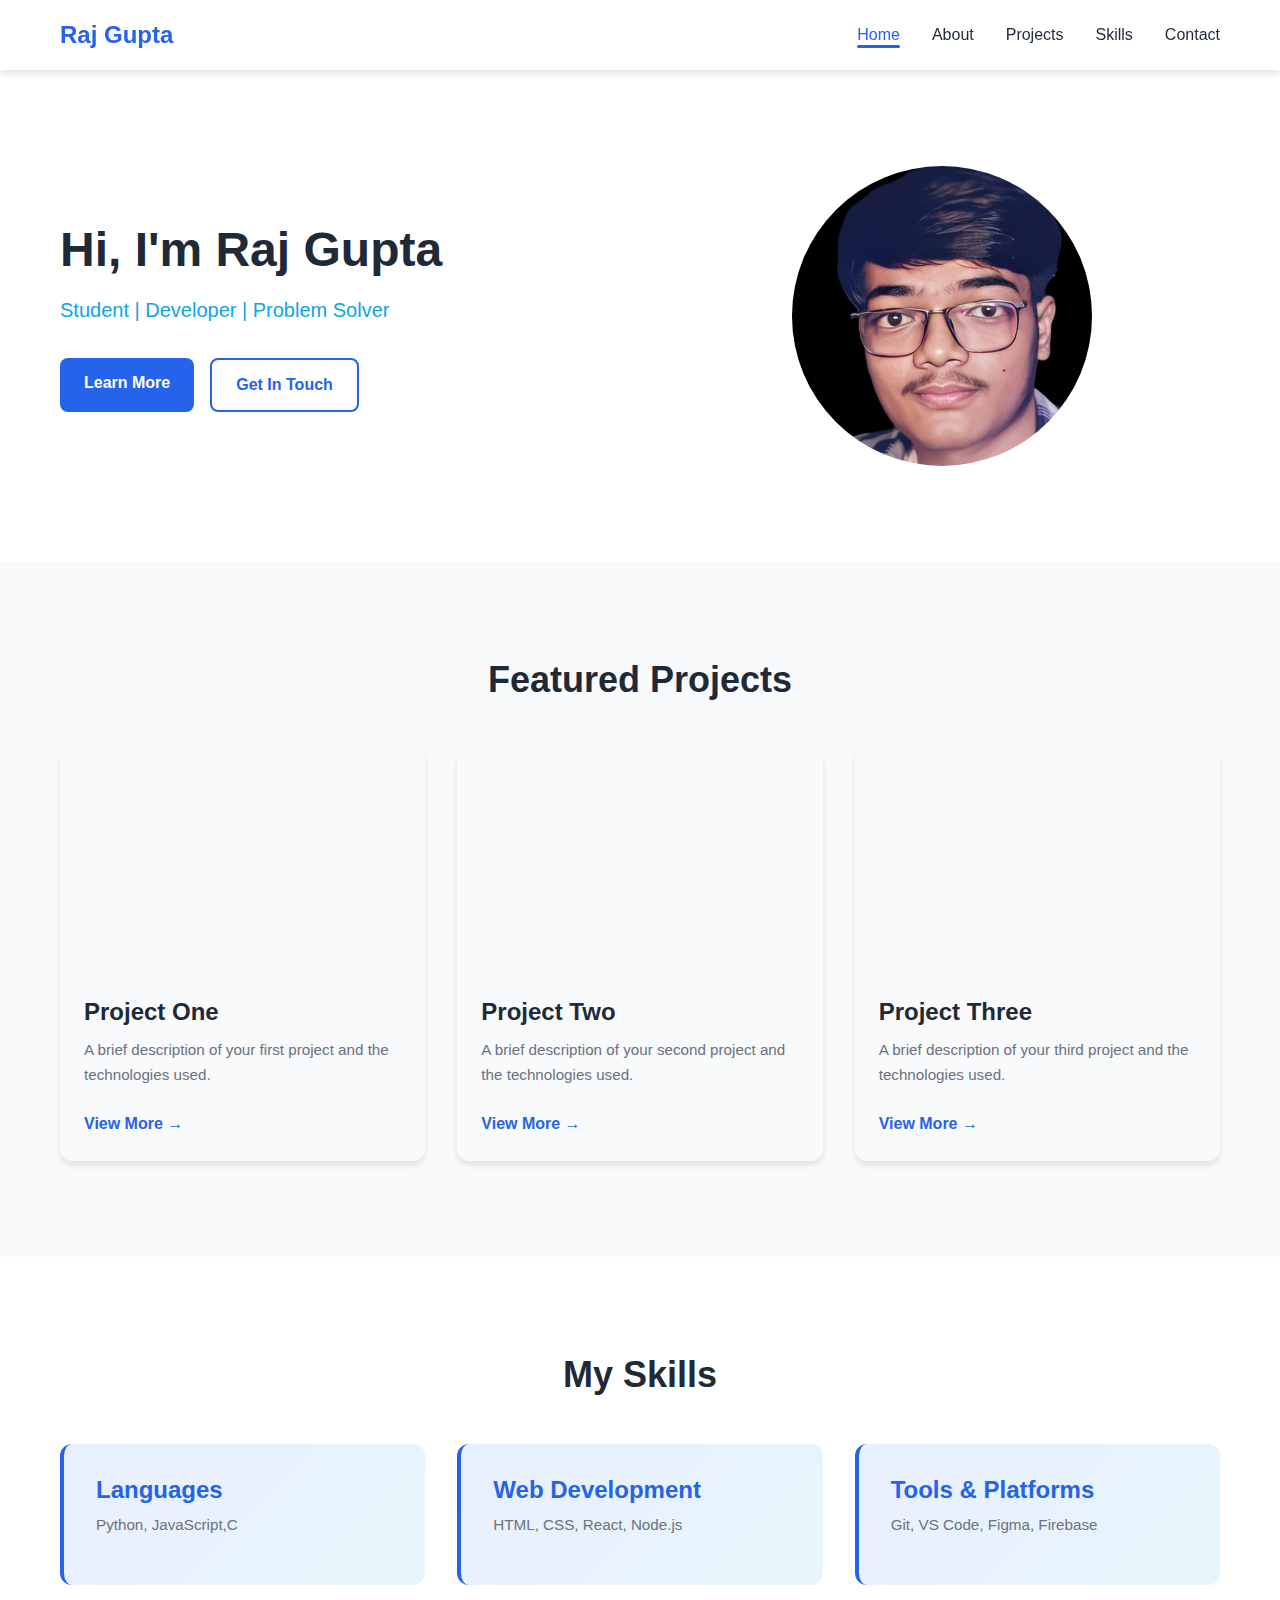
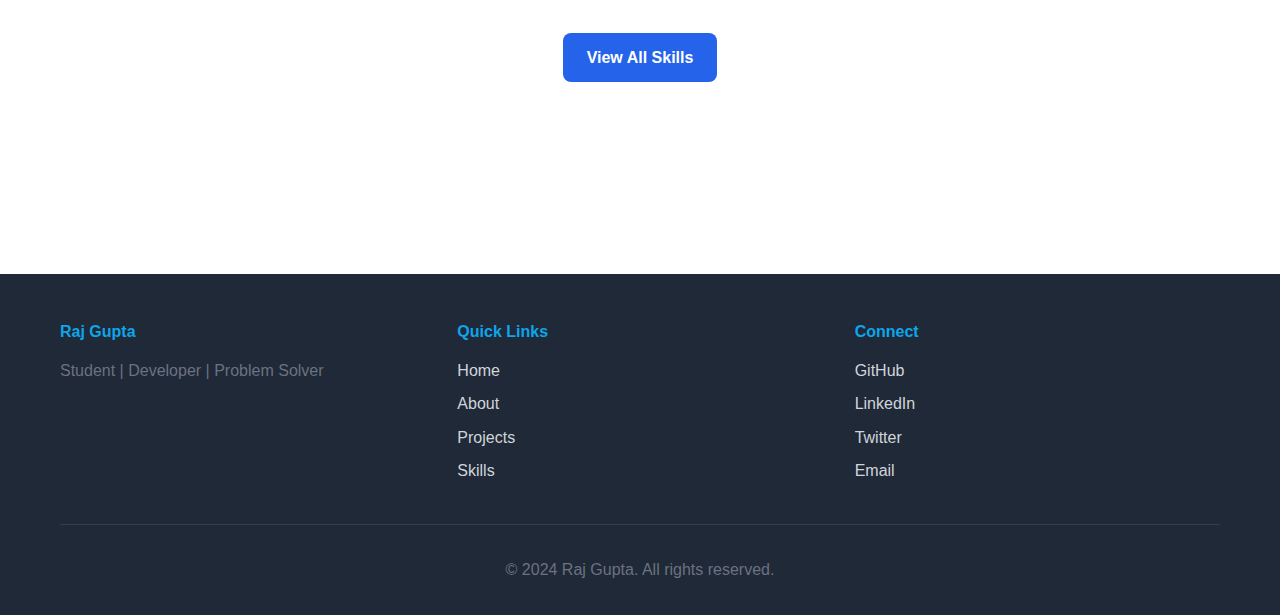
<file: portfolio/index.html>
<!DOCTYPE html>
<html lang="en">

<head>
    <meta charset="UTF-8">
    <meta name="viewport" content="width=device-width, initial-scale=1.0">
    <title>Raj Gupta - Portfolio</title>
    <link rel="stylesheet" href="style.css">
</head>

<body>
    <!-- Navigation -->
    <nav class="navbar">
        <div class="navbar-container">
            <a href="index.html" class="navbar-logo">Raj Gupta</a>
            <ul class="navbar-menu">
                <li><a href="index.html" class="navbar-link active">Home</a></li>
                <li><a href="about.html" class="navbar-link">About</a></li>
                <li><a href="projects.html" class="navbar-link">Projects</a></li>
                <li><a href="skills.html" class="navbar-link">Skills</a></li>
                <li><a href="contact.html" class="navbar-link">Contact</a></li>
            </ul>
        </div>
    </nav>

    <!-- Hero Section -->
    <section class="hero">
        <div class="hero-content">
            <h1>Hi, I'm Raj Gupta</h1>
            <p class="hero-subtitle">Student | Developer | Problem Solver</p>
            <div class="hero-buttons">
                <a href="about.html" class="btn btn-primary">Learn More</a>
                <a href="contact.html" class="btn btn-secondary">Get In Touch</a>
            </div>
        </div>
        <div class="hero-image">
            <div class="hero-circle"></div>
        </div>
    </section>

    <!-- Featured Projects Section -->
    <section class="featured-projects">
        <div class="container">
            <h2>Featured Projects</h2>
            <div class="projects-grid">
                <div class="project-card">
                    <div class="project-image"></div>
                    <h3>Project One</h3>
                    <p>A brief description of your first project and the technologies used.</p>
                    <a href="projects.html" class="project-link">View More →</a>
                </div>
                <div class="project-card">
                    <div class="project-image"></div>
                    <h3>Project Two</h3>
                    <p>A brief description of your second project and the technologies used.</p>
                    <a href="projects.html" class="project-link">View More →</a>
                </div>
                <div class="project-card">
                    <div class="project-image"></div>
                    <h3>Project Three</h3>
                    <p>A brief description of your third project and the technologies used.</p>
                    <a href="projects.html" class="project-link">View More →</a>
                </div>
            </div>
        </div>
    </section>

    <!-- Skills Preview Section -->
    <section class="skills-preview">
        <div class="container">
            <h2>My Skills</h2>
            <div class="skills-grid">
                <div class="skill-item">
                    <h3>Languages</h3>
                    <p>Python, JavaScript,C</p>
                </div>
                <div class="skill-item">
                    <h3>Web Development</h3>
                    <p>HTML, CSS, React, Node.js</p>
                </div>
                <div class="skill-item">
                    <h3>Tools & Platforms</h3>
                    <p>Git, VS Code, Figma, Firebase</p>
                </div>
            </div>
            <a href="skills.html" class="btn btn-primary">View All Skills</a>
        </div>
    </section>

    <!-- Footer -->
    <footer class="footer">
        <div class="container">
            <div class="footer-content">
                <div class="footer-section">
                    <h4>Raj Gupta</h4>
                    <p>Student | Developer | Problem Solver</p>
                </div>
                <div class="footer-section">
                    <h4>Quick Links</h4>
                    <ul>
                        <li><a href="index.html">Home</a></li>
                        <li><a href="about.html">About</a></li>
                        <li><a href="projects.html">Projects</a></li>
                        <li><a href="skills.html">Skills</a></li>
                    </ul>
                </div>
                <div class="footer-section">
                    <h4>Connect</h4>
                    <ul>
                        <li><a href="#">GitHub</a></li>
                        <li><a href="#">LinkedIn</a></li>
                        <li><a href="#">Twitter</a></li>
                        <li><a href="contact.html">Email</a></li>
                    </ul>
                </div>
            </div>
            <div class="footer-bottom">
                <p>&copy; 2024 Raj Gupta. All rights reserved.</p>
            </div>
        </div>
    </footer>
</body>

</html>
</file>
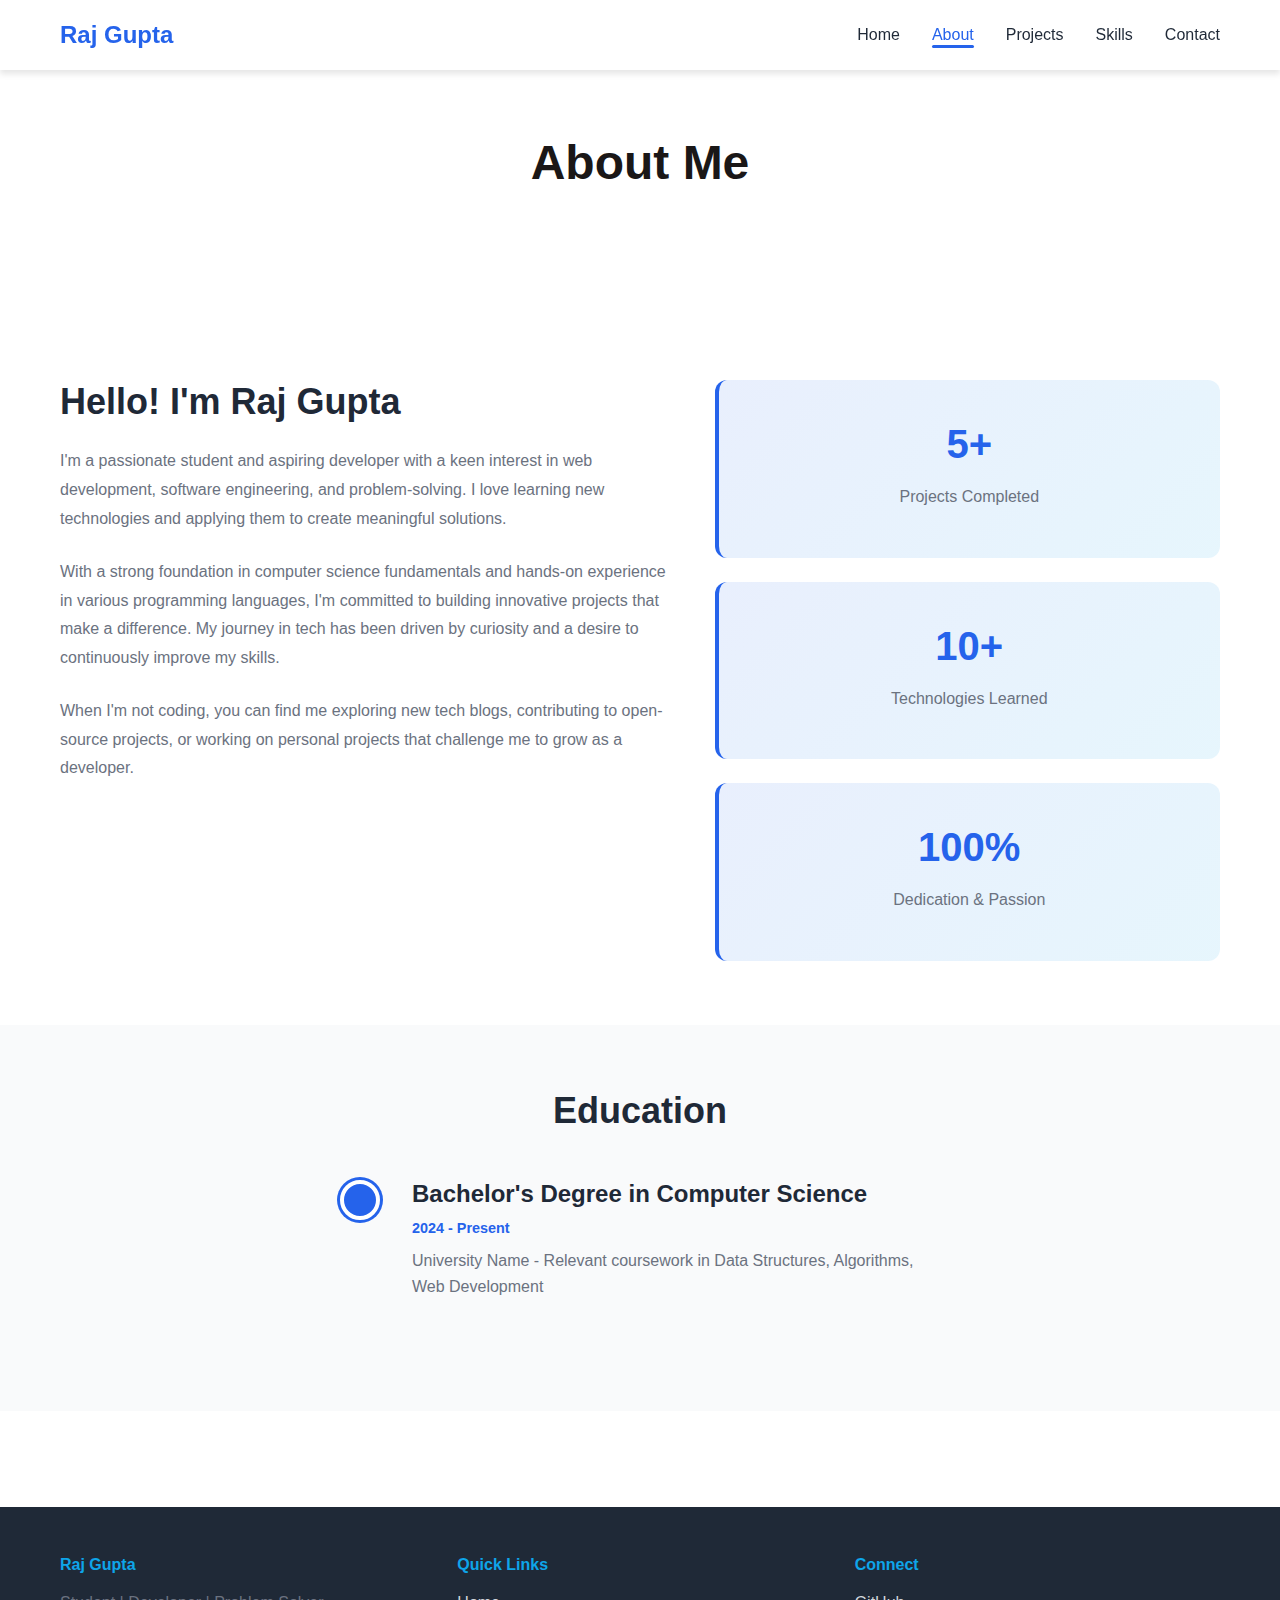
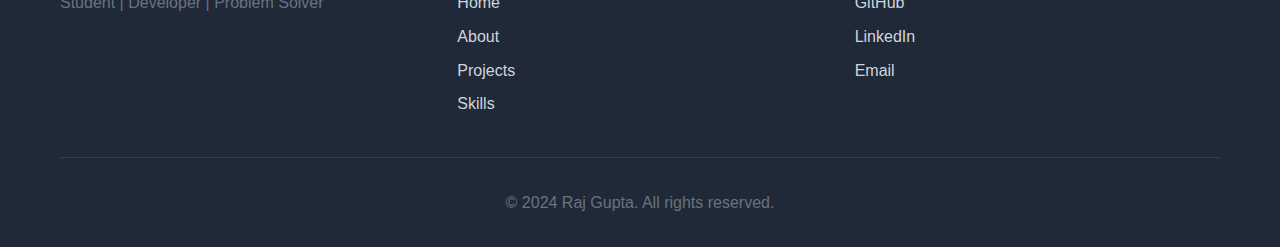
<file: portfolio/about.html>
<!DOCTYPE html>
<html lang="en">

<head>
    <meta charset="UTF-8">
    <meta name="viewport" content="width=device-width, initial-scale=1.0">
    <title>About - Raj Gupta</title>
    <link rel="stylesheet" href="style.css">
</head>

<body>
    <!-- Navigation -->
    <nav class="navbar">
        <div class="navbar-container">
            <a href="index.html" class="navbar-logo">Raj Gupta</a>
            <ul class="navbar-menu">
                <li><a href="index.html" class="navbar-link">Home</a></li>
                <li><a href="about.html" class="navbar-link active">About</a></li>
                <li><a href="projects.html" class="navbar-link">Projects</a></li>
                <li><a href="skills.html" class="navbar-link">Skills</a></li>
                <li><a href="contact.html" class="navbar-link">Contact</a></li>
            </ul>
        </div>
    </nav>

    <!-- Page Title -->
    <section class="page-header">
        <div class="container">
            <h1>About Me</h1>
            <p>Get to know more about who I am</p>
        </div>
    </section>

    <!-- About Content -->
    <section class="about-section">
        <div class="container">
            <div class="about-grid">
                <div class="about-text">
                    <h2>Hello! I'm Raj Gupta</h2>
                    <p>
                        I'm a passionate student and aspiring developer with a keen interest in web development,
                        software engineering, and problem-solving. I love learning new technologies and applying them
                        to create meaningful solutions.
                    </p>
                    <p>
                        With a strong foundation in computer science fundamentals and hands-on experience in various
                        programming languages, I'm committed to building innovative projects that make a difference.
                        My journey in tech has been driven by curiosity and a desire to continuously improve my skills.
                    </p>
                    <p>
                        When I'm not coding, you can find me exploring new tech blogs, contributing to open-source
                        projects, or working on personal projects that challenge me to grow as a developer.
                    </p>
                </div>
                <div class="about-stats">
                    <div class="stat-card">
                        <div class="stat-number">5+</div>
                        <p>Projects Completed</p>
                    </div>
                    <div class="stat-card">
                        <div class="stat-number">10+</div>
                        <p>Technologies Learned</p>
                    </div>
                    <div class="stat-card">
                        <div class="stat-number">100%</div>
                        <p>Dedication & Passion</p>
                    </div>
                </div>
            </div>
        </div>
    </section>

    <!-- Education Timeline -->
    <section class="timeline-section">
        <div class="container">
            <h2>Education</h2>
            <div class="timeline">
                <div class="timeline-item">
                    <div class="timeline-marker"></div>
                    <div class="timeline-content">
                        <h3>Bachelor's Degree in Computer Science</h3>
                        <p class="timeline-date">2024 - Present</p>
                        <p>University Name - Relevant coursework in Data Structures, Algorithms, Web Development</p>
                    </div>
                </div>


            </div>
        </div>
        </div>
    </section>

    <!-- Footer -->
    <footer class="footer">
        <div class="container">
            <div class="footer-content">
                <div class="footer-section">
                    <h4>Raj Gupta</h4>
                    <p>Student | Developer | Problem Solver</p>
                </div>
                <div class="footer-section">
                    <h4>Quick Links</h4>
                    <ul>
                        <li><a href="index.html">Home</a></li>
                        <li><a href="about.html">About</a></li>
                        <li><a href="projects.html">Projects</a></li>
                        <li><a href="skills.html">Skills</a></li>
                    </ul>
                </div>
                <div class="footer-section">
                    <h4>Connect</h4>
                    <ul>
                        <li><a href="https://github.com/dashboard">GitHub</a></li>
                        <li><a href="https://www.linkedin.com/feed/">LinkedIn</a></li>

                        <li><a href="contact.html">Email</a></li>
                    </ul>
                </div>
            </div>
            <div class="footer-bottom">
                <p>&copy; 2024 Raj Gupta. All rights reserved.</p>
            </div>
        </div>
    </footer>

    <style>
        .page-header {
            background-image: url(https://img.freepik.com/premium-photo/mental-health-png-frame-transparent-background_53876-1037895.jpg?semt=ais_hybrid&w=740&q=80);
            background-size: cover;
            background-position: center;
            padding: 4rem 20px;
            text-align: center;
        }

        .page-header h1 {
            color: rgb(26, 23, 23);
            margin-bottom: 1rem;
        }

        .page-header p {
            color: rgba(255, 255, 255, 0.9);
            font-size: 1.1rem;
        }

        .about-section {
            padding: 4rem 20px;
        }

        .about-grid {
            display: grid;
            grid-template-columns: 1.2fr 1fr;
            gap: 3rem;
            align-items: start;
        }

        .about-text h2 {
            text-align: left;
            margin-bottom: 1.5rem;
        }

        .about-text p {
            margin-bottom: 1.5rem;
            line-height: 1.8;
            font-size: 1rem;
        }

        .about-stats {
            display: grid;
            grid-template-columns: 1fr;
            gap: 1.5rem;
        }

        .stat-card {
            background: linear-gradient(135deg, rgba(37, 99, 235, 0.1), rgba(14, 165, 233, 0.1));
            padding: 2rem;
            border-radius: 0.75rem;
            text-align: center;
            border-left: 4px solid var(--primary-color);
        }

        .stat-number {
            font-size: 2.5rem;
            font-weight: 700;
            color: var(--primary-color);
            margin-bottom: 0.5rem;
        }

        .timeline-section {
            padding: 4rem 20px;
            background-color: var(--bg-light);
        }

        .timeline {
            max-width: 600px;
            margin: 0 auto;
        }

        .timeline-item {
            display: flex;
            gap: 2rem;
            margin-bottom: 2rem;
            position: relative;
        }

        .timeline-item:not(:last-child)::after {
            content: '';
            position: absolute;
            left: 20px;
            top: 60px;
            width: 2px;
            height: 60px;
            background-color: var(--primary-color);
        }

        .timeline-marker {
            width: 40px;
            height: 40px;
            border-radius: 50%;
            background-color: var(--primary-color);
            flex-shrink: 0;
            border: 4px solid white;
            box-shadow: 0 0 0 3px var(--primary-color);
        }

        .timeline-content h3 {
            margin-bottom: 0.5rem;
        }

        .timeline-date {
            color: var(--primary-color);
            font-weight: 600;
            font-size: 0.9rem;
            margin-bottom: 0.5rem;
        }

        @media (max-width: 768px) {
            .about-grid {
                grid-template-columns: 1fr;
            }

            .page-header {
                padding: 2rem 20px;
            }

            .page-header h1 {
                font-size: 2rem;
            }
        }
    </style>
</body>

</html>
</file>
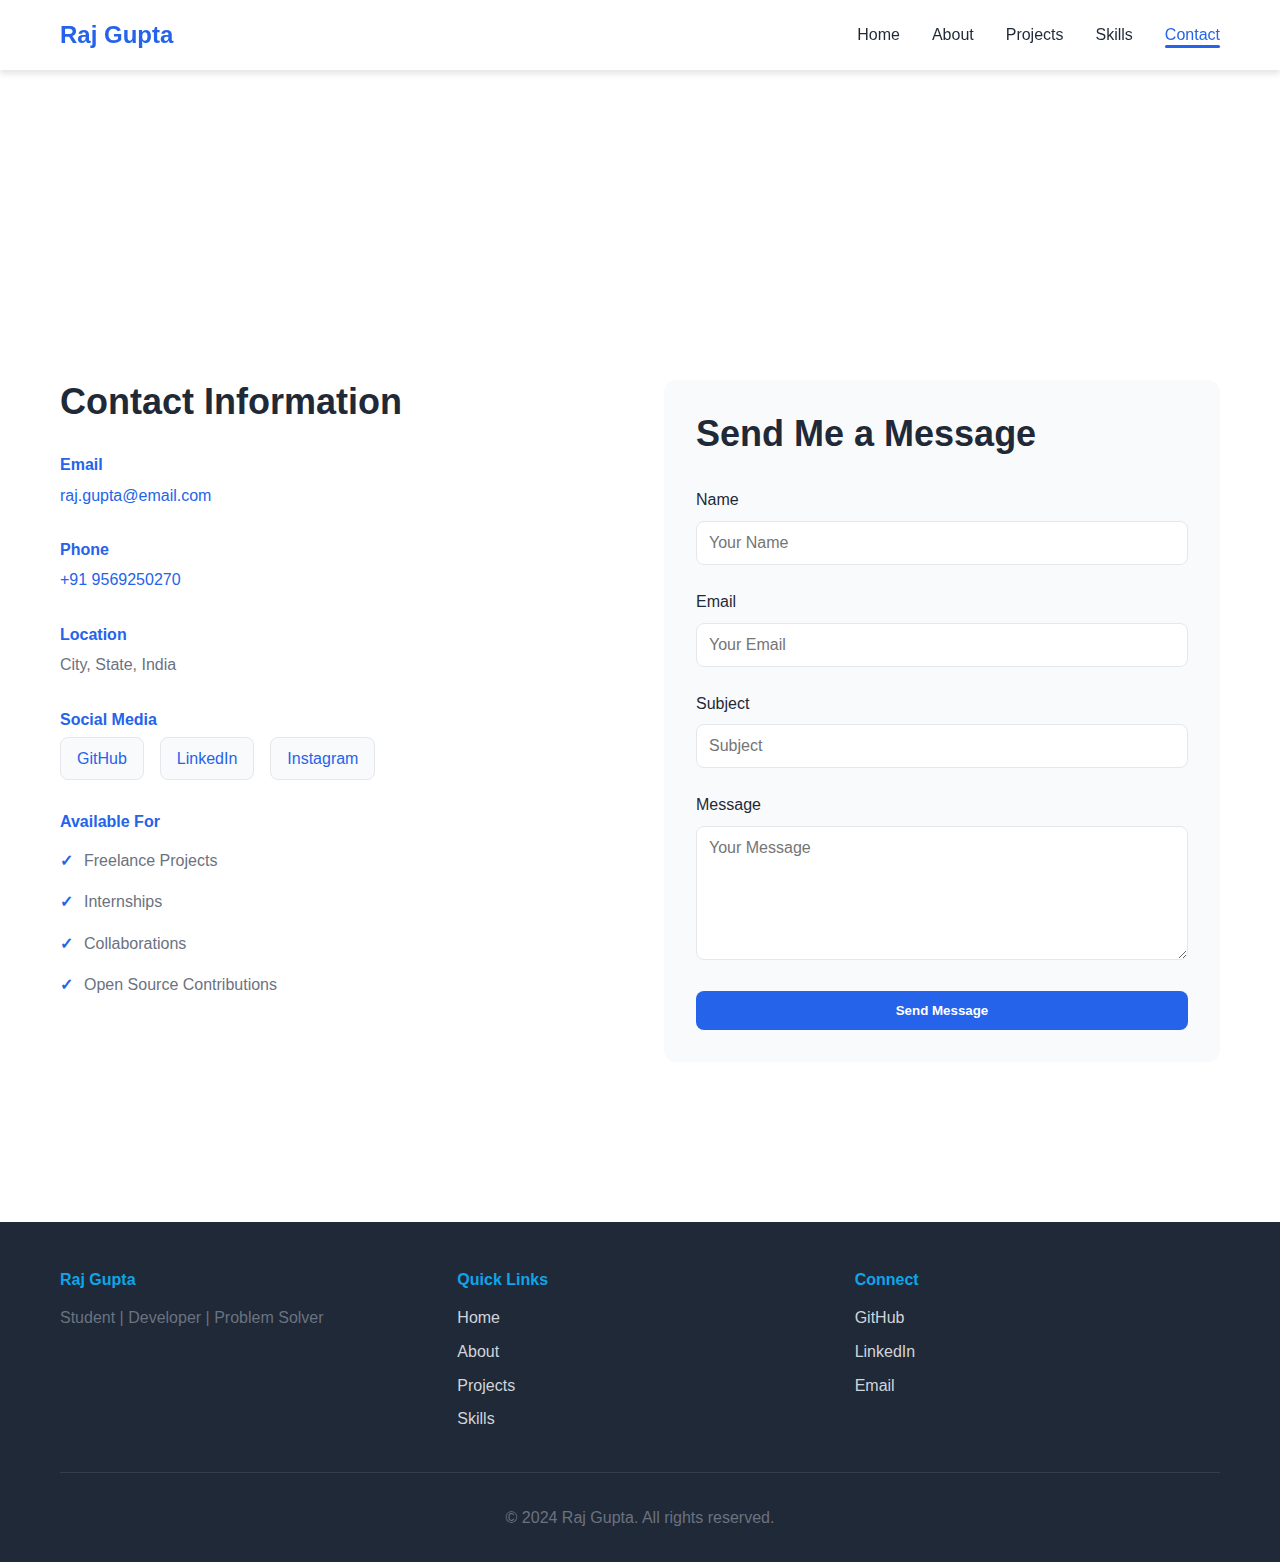
<file: portfolio/contact.html>
<!DOCTYPE html>
<html lang="en">
<head>
    <meta charset="UTF-8">
    <meta name="viewport" content="width=device-width, initial-scale=1.0">
    <title>Contact - Raj Gupta</title>
    <link rel="stylesheet" href="style.css">
</head>
<body>
    <!-- Navigation -->
    <nav class="navbar">
        <div class="navbar-container">
            <a href="index.html" class="navbar-logo">Raj Gupta</a>
            <ul class="navbar-menu">
                <li><a href="index.html" class="navbar-link">Home</a></li>
                <li><a href="about.html" class="navbar-link">About</a></li>
                <li><a href="projects.html" class="navbar-link">Projects</a></li>
                <li><a href="skills.html" class="navbar-link">Skills</a></li>
                <li><a href="contact.html" class="navbar-link active">Contact</a></li>
            </ul>
        </div>
    </nav>

    <!-- Page Title -->
    <section class="page-header">
        <div class="container">
            <h1>Get In Touch</h1>
            <p>Let's connect and discuss opportunities</p>
        </div>
    </section>

    <!-- Contact Content -->
    <section class="contact-section">
        <div class="container">
            <div class="contact-grid">
                <div class="contact-info">
                    <h2>Contact Information</h2>
                    
                    <div class="contact-item">
                        <h4>Email</h4>
                        <p><a href="mailto:raj.gupta@email.com">raj.gupta@email.com</a></p>
                    </div>

                    <div class="contact-item">
                        <h4>Phone</h4>
                        <p><a href="tel:+919569250270">+91 9569250270</a></p>
                    </div>

                    <div class="contact-item">
                        <h4>Location</h4>
                        <p>City, State, India</p>
                    </div>

                    <div class="contact-item">
                        <h4>Social Media</h4>
                        <div class="social-links">
                            <a href="https://github.com/dashboard" class="social-link">GitHub</a>
                            <a href="https://www.linkedin.com/feed/" class="social-link">LinkedIn</a>

                            <a href="https://www.instagram.com/raj__gupta9___j/" class="social-link">Instagram</a>
                        </div>
                    </div>

                    <div class="contact-item">
                        <h4>Available For</h4>
                        <ul class="availability-list">
                            <li>Freelance Projects</li>
                            <li>Internships</li>
                            <li>Collaborations</li>
                            <li>Open Source Contributions</li>
                        </ul>
                    </div>
                </div>

                <div class="contact-form">
                    <h2>Send Me a Message</h2>
                    <form>
                        <div class="form-group">
                            <label for="name">Name</label>
                            <input type="text" id="name" name="name" placeholder="Your Name" required>
                        </div>

                        <div class="form-group">
                            <label for="email">Email</label>
                            <input type="email" id="email" name="email" placeholder="Your Email" required>
                        </div>

                        <div class="form-group">
                            <label for="subject">Subject</label>
                            <input type="text" id="subject" name="subject" placeholder="Subject" required>
                        </div>

                        <div class="form-group">
                            <label for="message">Message</label>
                            <textarea id="message" name="message" placeholder="Your Message" rows="6" required></textarea>
                        </div>

                        <button type="submit" class="btn btn-primary">Send Message</button>
                    </form>
                </div>
            </div>
        </div>
    </section>

    <!-- Footer -->
    <footer class="footer">
        <div class="container">
            <div class="footer-content">
                <div class="footer-section">
                    <h4>Raj Gupta</h4>
                    <p>Student | Developer | Problem Solver</p>
                </div>
                <div class="footer-section">
                    <h4>Quick Links</h4>
                    <ul>
                        <li><a href="index.html">Home</a></li>
                        <li><a href="about.html">About</a></li>
                        <li><a href="projects.html">Projects</a></li>
                        <li><a href="skills.html">Skills</a></li>
                    </ul>
                </div>
                <div class="footer-section">
                    <h4>Connect</h4>
                    <ul>
                        <li><a href="#">GitHub</a></li>
                        <li><a href="#">LinkedIn</a></li>
                       
                        <li><a href="contact.html">Email</a></li>
                    </ul>
                </div>
            </div>
            <div class="footer-bottom">
                <p>&copy; 2024 Raj Gupta. All rights reserved.</p>
            </div>
        </div>
    </footer>

    <style>
        .page-header {
      background-image: url(https://img.freepik.com/premium-photo/business-contact-icons-magenta-phone-email-address-d-rendering_337384-579.jpg?semt=ais_se_enriched&w=740&q=80);
            background-size: cover;
            background-position: center;
            color: white;
            padding: 4rem 20px;
            text-align: center;
        }

        .page-header h1 {
            color: white;
            margin-bottom: 1rem;
        }

        .page-header p {
            color: rgba(255, 255, 255, 0.9);
            font-size: 1.1rem;
        }

        .contact-section {
            padding: 4rem 20px;
        }

        .contact-grid {
            display: grid;
            grid-template-columns: 1fr 1fr;
            gap: 3rem;
        }

        .contact-info h2,
        .contact-form h2 {
            text-align: left;
            margin-bottom: 2rem;
        }

        .contact-item {
            margin-bottom: 2rem;
        }

        .contact-item h4 {
            color: var(--primary-color);
            margin-bottom: 0.5rem;
        }

        .contact-item p {
            color: var(--text-light);
        }

        .contact-item a {
            color: var(--primary-color);
            font-weight: 500;
        }

        .social-links {
            display: flex;
            gap: 1rem;
            flex-wrap: wrap;
        }

        .social-link {
            display: inline-block;
            padding: 0.5rem 1rem;
            background-color: var(--bg-light);
            border: 1px solid var(--border-color);
            border-radius: 0.5rem;
            color: var(--primary-color);
            transition: all 0.3s ease;
        }

        .social-link:hover {
            background-color: var(--primary-color);
            color: white;
            border-color: var(--primary-color);
        }

        .availability-list {
            list-style: none;
            color: var(--text-light);
        }

        .availability-list li {
            padding: 0.5rem 0;
            padding-left: 1.5rem;
            position: relative;
        }

        .availability-list li::before {
            content: '✓';
            position: absolute;
            left: 0;
            color: var(--primary-color);
            font-weight: bold;
        }

        .contact-form {
            background-color: var(--bg-light);
            padding: 2rem;
            border-radius: 0.75rem;
        }

        .form-group {
            margin-bottom: 1.5rem;
        }

        .form-group label {
            display: block;
            margin-bottom: 0.5rem;
            color: var(--text-dark);
            font-weight: 500;
        }

        .form-group input,
        .form-group textarea {
            width: 100%;
            padding: 0.75rem;
            border: 1px solid var(--border-color);
            border-radius: 0.5rem;
            font-family: inherit;
            font-size: 1rem;
            transition: border-color 0.3s ease;
        }

        .form-group input:focus,
        .form-group textarea:focus {
            outline: none;
            border-color: var(--primary-color);
            box-shadow: 0 0 0 3px rgba(37, 99, 235, 0.1);
        }

        .form-group textarea {
            resize: vertical;
        }

        .contact-form .btn {
            width: 100%;
        }

        @media (max-width: 768px) {
            .contact-grid {
                grid-template-columns: 1fr;
            }

            .page-header {
                padding: 2rem 20px;
            }

            .page-header h1 {
                font-size: 2rem;
            }

            .contact-section {
                padding: 2rem 20px;
            }

            .contact-form {
                padding: 1.5rem;
            }
        }
    </style>
</body>
</html>
</file>
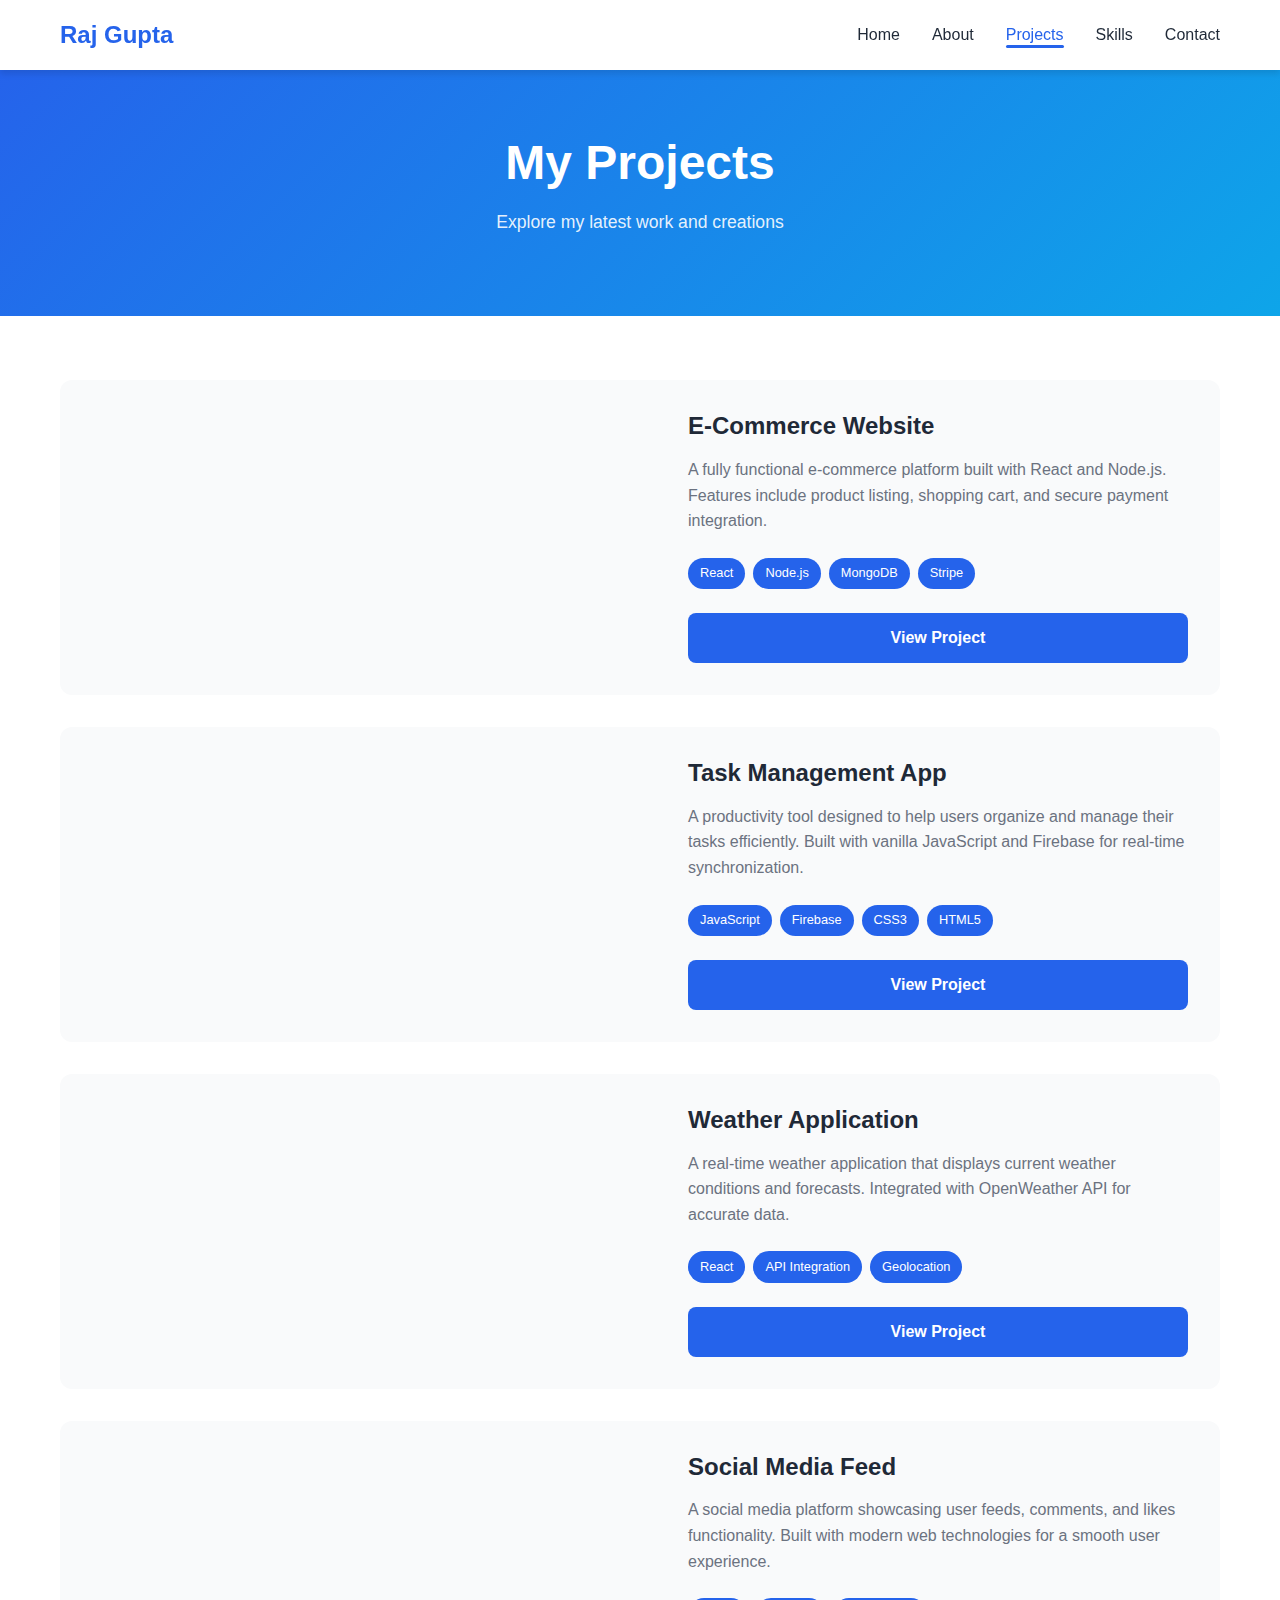
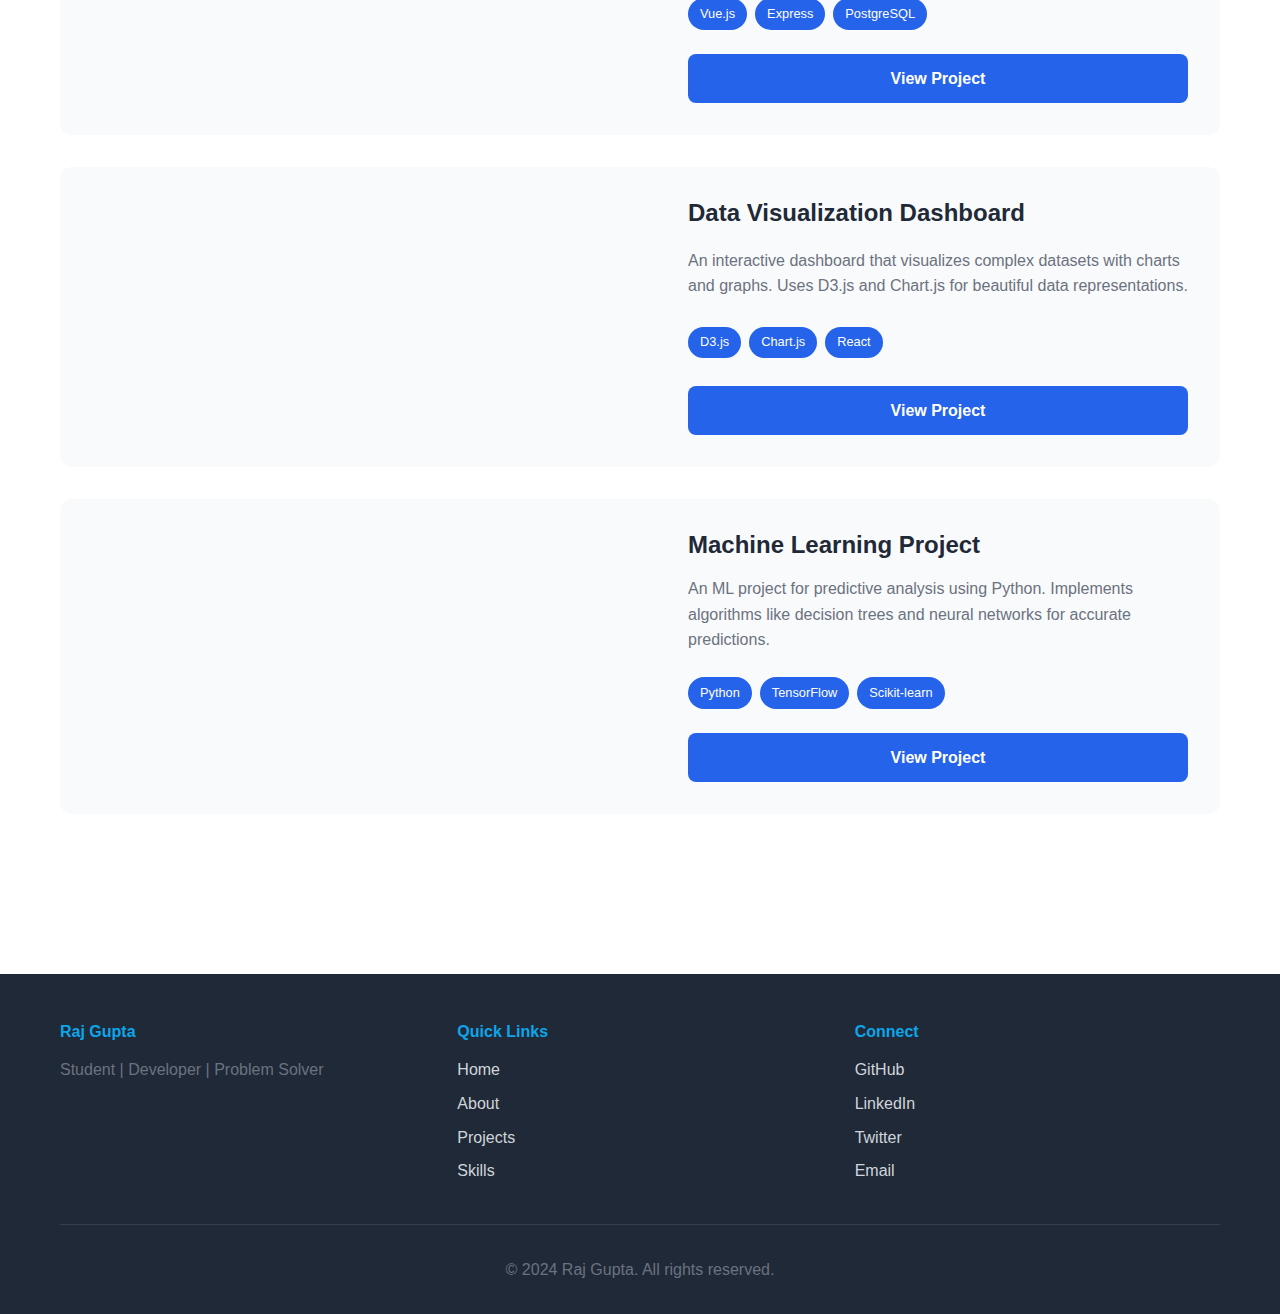
<file: portfolio/projects.html>
<!DOCTYPE html>
<html lang="en">

<head>
    <meta charset="UTF-8">
    <meta name="viewport" content="width=device-width, initial-scale=1.0">
    <title>Projects - Raj Gupta</title>
    <link rel="stylesheet" href="style.css">
</head>

<body>
    <!-- Navigation -->
    <nav class="navbar">
        <div class="navbar-container">
            <a href="index.html" class="navbar-logo">Raj Gupta</a>
            <ul class="navbar-menu">
                <li><a href="index.html" class="navbar-link">Home</a></li>
                <li><a href="about.html" class="navbar-link">About</a></li>
                <li><a href="projects.html" class="navbar-link active">Projects</a></li>
                <li><a href="skills.html" class="navbar-link">Skills</a></li>
                <li><a href="contact.html" class="navbar-link">Contact</a></li>
            </ul>
        </div>
    </nav>

    <!-- Page Title -->
    <section class="page-header">
        <div class="container">
            <h1>My Projects</h1>
            <p>Explore my latest work and creations</p>
        </div>
    </section>

    <!-- Projects Content -->
    <section class="projects-section">
        <div class="container">
            <div class="projects-full-grid">
                <div class="project-full-card">
                    <div class="project-card-image"></div>
                    <div class="project-card-content">
                        <h3>E-Commerce Website</h3>
                        <p class="project-description">
                            A fully functional e-commerce platform built with React and Node.js.
                            Features include product listing, shopping cart, and secure payment integration.
                        </p>
                        <div class="project-tags">
                            <span class="tag">React</span>
                            <span class="tag">Node.js</span>
                            <span class="tag">MongoDB</span>
                            <span class="tag">Stripe</span>
                        </div>
                        <a href="#" class="btn btn-primary">View Project</a>
                    </div>
                </div>

                <div class="project-full-card">
                    <div class="project-card-image"></div>
                    <div class="project-card-content">
                        <h3>Task Management App</h3>
                        <p class="project-description">
                            A productivity tool designed to help users organize and manage their tasks efficiently.
                            Built with vanilla JavaScript and Firebase for real-time synchronization.
                        </p>
                        <div class="project-tags">
                            <span class="tag">JavaScript</span>
                            <span class="tag">Firebase</span>
                            <span class="tag">CSS3</span>
                            <span class="tag">HTML5</span>
                        </div>
                        <a href="#" class="btn btn-primary">View Project</a>
                    </div>
                </div>

                <div class="project-full-card">
                    <div class="project-card-image"></div>
                    <div class="project-card-content">
                        <h3>Weather Application</h3>
                        <p class="project-description">
                            A real-time weather application that displays current weather conditions and forecasts.
                            Integrated with OpenWeather API for accurate data.
                        </p>
                        <div class="project-tags">
                            <span class="tag">React</span>
                            <span class="tag">API Integration</span>
                            <span class="tag">Geolocation</span>
                        </div>
                        <a href="#" class="btn btn-primary">View Project</a>
                    </div>
                </div>

                <div class="project-full-card">
                    <div class="project-card-image"></div>
                    <div class="project-card-content">
                        <h3>Social Media Feed</h3>
                        <p class="project-description">
                            A social media platform showcasing user feeds, comments, and likes functionality.
                            Built with modern web technologies for a smooth user experience.
                        </p>
                        <div class="project-tags">
                            <span class="tag">Vue.js</span>
                            <span class="tag">Express</span>
                            <span class="tag">PostgreSQL</span>
                        </div>
                        <a href="#" class="btn btn-primary">View Project</a>
                    </div>
                </div>

                <div class="project-full-card">
                    <div class="project-card-image"></div>
                    <div class="project-card-content">
                        <h3>Data Visualization Dashboard</h3>
                        <p class="project-description">
                            An interactive dashboard that visualizes complex datasets with charts and graphs.
                            Uses D3.js and Chart.js for beautiful data representations.
                        </p>
                        <div class="project-tags">
                            <span class="tag">D3.js</span>
                            <span class="tag">Chart.js</span>
                            <span class="tag">React</span>
                        </div>
                        <a href="#" class="btn btn-primary">View Project</a>
                    </div>
                </div>

                <div class="project-full-card">
                    <div class="project-card-image"></div>
                    <div class="project-card-content">
                        <h3>Machine Learning Project</h3>
                        <p class="project-description">
                            An ML project for predictive analysis using Python. Implements algorithms like
                            decision trees and neural networks for accurate predictions.
                        </p>
                        <div class="project-tags">
                            <span class="tag">Python</span>
                            <span class="tag">TensorFlow</span>
                            <span class="tag">Scikit-learn</span>
                        </div>
                        <a href="#" class="btn btn-primary">View Project</a>
                    </div>
                </div>
            </div>
        </div>
    </section>

    <!-- Footer -->
    <footer class="footer">
        <div class="container">
            <div class="footer-content">
                <div class="footer-section">
                    <h4>Raj Gupta</h4>
                    <p>Student | Developer | Problem Solver</p>
                </div>
                <div class="footer-section">
                    <h4>Quick Links</h4>
                    <ul>
                        <li><a href="index.html">Home</a></li>
                        <li><a href="about.html">About</a></li>
                        <li><a href="projects.html">Projects</a></li>
                        <li><a href="skills.html">Skills</a></li>
                    </ul>
                </div>
                <div class="footer-section">
                    <h4>Connect</h4>
                    <ul>
                        <li><a href="#">GitHub</a></li>
                        <li><a href="#">LinkedIn</a></li>
                        <li><a href="#">Twitter</a></li>
                        <li><a href="contact.html">Email</a></li>
                    </ul>
                </div>
            </div>
            <div class="footer-bottom">
                <p>&copy; 2024 Raj Gupta. All rights reserved.</p>
            </div>
        </div>
    </footer>

    <style>
        .page-header {
            background: linear-gradient(135deg, var(--primary-color), var(--accent-color));
            color: white;
            padding: 4rem 20px;
            text-align: center;
        }

        .page-header h1 {
            color: white;
            margin-bottom: 1rem;
        }

        .page-header p {
            color: rgba(255, 255, 255, 0.9);
            font-size: 1.1rem;
        }

        .projects-section {
            padding: 4rem 20px;
        }

        .projects-full-grid {
            display: grid;
            grid-template-columns: 1fr;
            gap: 2rem;
        }

        .project-full-card {
            display: grid;
            grid-template-columns: 1fr 1fr;
            gap: 2rem;
            background-color: var(--bg-light);
            border-radius: 0.75rem;
            overflow: hidden;
            transition: transform 0.3s ease, box-shadow 0.3s ease;
        }

        .project-full-card:hover {
            transform: translateY(-5px);
            box-shadow: var(--shadow-lg);
        }

        .project-card-image {
            width: 100%;
            min-height: 300px;
            background-image: url(https://static.vecteezy.com/system/resources/previews/021/595/763/large_2x/blue-modern-technology-project-background-1-photo.jpg);
            background-size: cover;
            background-position: center;
        }

        .project-card-content {
            padding: 2rem;
            display: flex;
            flex-direction: column;
            justify-content: space-between;
        }

        .project-card-content h3 {
            color: var(--text-dark);
            margin-bottom: 1rem;
        }

        .project-description {
            color: var(--text-light);
            margin-bottom: 1.5rem;
            line-height: 1.6;
        }

        .project-tags {
            display: flex;
            flex-wrap: wrap;
            gap: 0.5rem;
            margin-bottom: 1.5rem;
        }

        .tag {
            display: inline-block;
            background-color: var(--primary-color);
            color: white;
            padding: 0.35rem 0.75rem;
            border-radius: 20px;
            font-size: 0.8rem;
            font-weight: 500;
        }

        @media (max-width: 768px) {
            .project-full-card {
                grid-template-columns: 1fr;
            }

            .project-card-image {
                min-height: 250px;
            }

            .page-header {
                padding: 2rem 20px;
            }

            .page-header h1 {
                font-size: 2rem;
            }

            .projects-section {
                padding: 2rem 20px;
            }
        }
    </style>
</body>

</html>
</file>
<file: portfolio/style.css>
/* Global Styles */
:root {
    --primary-color: #2563eb;
    --secondary-color: #1e40af;
    --accent-color: #0ea5e9;
    --text-dark: #1f2937;
    --text-light: #6b7280;
    --bg-light: #f9fafb;
    --bg-white: #ffffff;
    --border-color: #e5e7eb;
    --shadow: 0 4px 6px rgba(0, 0, 0, 0.1);
    --shadow-lg: 0 10px 20px rgba(0, 0, 0, 0.15);
}

* {
    margin: 0;
    padding: 0;
    box-sizing: border-box;
}

html {
    scroll-behavior: smooth;
}

body {
    font-family: 'Segoe UI', Tahoma, Geneva, Verdana, sans-serif;
    color: var(--text-dark);
    background-image: url(https://png.pngtree.com/thumb_back/fh260/background/20210324/pngtree-abstract-playful-portfolio-pink-memphis-image_593415.jpg);
    background-size: cover;
    background-position: center;
    line-height: 1.6;
}

.container {
    max-width: 1200px;
    margin: 0 auto;
    padding: 0 20px;
}

/* Typography */
h1,
h2,
h3,
h4,
h5,
h6 {
    font-weight: 700;
    line-height: 1.2;
    margin-bottom: 1rem;
}

h1 {
    font-size: 3rem;
}

h2 {
    font-size: 2.25rem;
    text-align: center;
    margin-bottom: 3rem;
    color: var(--text-dark);
}

h3 {
    font-size: 1.5rem;
}

p {
    color: var(--text-light);
    margin-bottom: 1rem;
}

a {
    color: var(--primary-color);
    text-decoration: none;
    transition: color 0.3s ease;
}

a:hover {
    color: var(--secondary-color);
}

/* Navigation */
.navbar {
    background-color: var(--bg-white);
    box-shadow: var(--shadow);
    position: sticky;
    top: 0;
    z-index: 100;
}

.navbar-container {
    max-width: 1200px;
    margin: 0 auto;
    padding: 1rem 20px;
    display: flex;
    justify-content: space-between;
    align-items: center;
}

.navbar-logo {
    font-size: 1.5rem;
    font-weight: 700;
    color: var(--primary-color);
    text-decoration: none;
}

.navbar-menu {
    display: flex;
    list-style: none;
    gap: 2rem;
}

.navbar-link {
    color: var(--text-dark);
    font-weight: 500;
    transition: color 0.3s ease;
    position: relative;
}

.navbar-link:hover,
.navbar-link.active {
    color: var(--primary-color);
}

.navbar-link.active::after {
    content: '';
    position: absolute;
    bottom: -5px;
    left: 0;
    width: 100%;
    height: 3px;
    background-color: var(--primary-color);
    border-radius: 2px;
}

/* Buttons */
.btn {
    display: inline-block;
    padding: 0.75rem 1.5rem;
    border-radius: 0.5rem;
    font-weight: 600;
    transition: all 0.3s ease;
    text-decoration: none;
    border: none;
    cursor: pointer;
    text-align: center;
}

.btn-primary {
    background-color: var(--primary-color);
    color: white;
}

.btn-primary:hover {
    background-color: var(--secondary-color);
    transform: translateY(-2px);
    box-shadow: var(--shadow-lg);
}

.btn-secondary {
    background-color: transparent;
    color: var(--primary-color);
    border: 2px solid var(--primary-color);
}

.btn-secondary:hover {
    background-color: var(--primary-color);
    color: white;
    transform: translateY(-2px);
}

/* Hero Section */
.hero {
    padding: 6rem 20px;
    max-width: 1200px;
    margin: 0 auto;
    display: grid;
    grid-template-columns: 1fr 1fr;
    gap: 3rem;
    align-items: center;
}

.hero-content h1 {
    margin-bottom: 1rem;
    color: var(--text-dark);
}

.hero-subtitle {
    font-size: 1.25rem;
    color: var(--accent-color);
    margin-bottom: 2rem;
    font-weight: 500;
}

.hero-buttons {
    display: flex;
    gap: 1rem;
    flex-wrap: wrap;
}

.hero-image {

    display: flex;
    justify-content: center;
    align-items: center;
}

.hero-circle {
    width: 300px;
    height: 300px;
    border-radius: 50%;
    background-image: url(myimage.jpg);
    background-size: cover;

    animation: float 3s ease-in-out infinite;
}

@keyframes float {

    0%,
    100% {
        transform: translateY(0px);
    }

    50% {
        transform: translateY(-20px);
    }
}

/* Featured Projects Section */
.featured-projects {
    padding: 6rem 20px;
    background-color: var(--bg-light);
}

.projects-grid {
    display: grid;
    grid-template-columns: repeat(auto-fit, minmax(300px, 1fr));
    gap: 2rem;
}

.project-card {
    background-image: url(https://img.freepik.com/free-psd/school-elements-composition_23-2150572921.jpg?semt=ais_se_enriched&w=740&q=80);
    background-size: cover;
    background-position: center;
    border-radius: 0.75rem;
    overflow: hidden;
    box-shadow: var(--shadow);
    transition: transform 0.3s ease, box-shadow 0.3s ease;
    padding: 1.5rem;
}

.project-card:hover {
    transform: translateY(-5px);
    box-shadow: var(--shadow-lg);
}

.project-image {
    width: 100%;
    height: 200px;
    background-image: url(https://img.freepik.com/premium-vector/project-outline-colorful-icons_104589-96.jpg?semt=ais_hybrid&w=740&q=80);
    background-size: cover;
    background-position: center;
    border-radius: 0.5rem;
    margin-bottom: 1.5rem;
}

.project-card h3 {
    margin-bottom: 0.75rem;
    color: var(--text-dark);
}

.project-card p {
    margin-bottom: 1.5rem;
    font-size: 0.95rem;
}

.project-link {
    font-weight: 600;
    color: var(--primary-color);
    transition: color 0.3s ease;
}

.project-link:hover {
    color: var(--secondary-color);
}

/* Skills Preview Section */
.skills-preview {
    padding: 6rem 20px;
}

.skills-grid {
    display: grid;
    grid-template-columns: repeat(auto-fit, minmax(250px, 1fr));
    gap: 2rem;
    margin-bottom: 3rem;
}

.skill-item {
    background: linear-gradient(135deg, rgba(37, 99, 235, 0.1), rgba(14, 165, 233, 0.1));
    padding: 2rem;
    border-radius: 0.75rem;
    border-left: 4px solid var(--primary-color);
    transition: transform 0.3s ease;
}

.skill-item:hover {
    transform: translateX(5px);
}

.skill-item h3 {
    color: var(--primary-color);
    margin-bottom: 0.5rem;
}

.skill-item p {
    color: var(--text-light);
    font-size: 0.95rem;
}

.skills-preview .btn {
    display: block;
    width: fit-content;
    margin: 0 auto;
}

/* Footer */
.footer {
    background-color: var(--text-dark);
    color: white;
    padding: 3rem 20px 1rem;
    margin-top: 6rem;
}

.footer-content {
    max-width: 1200px;
    margin: 0 auto;
    display: grid;
    grid-template-columns: repeat(auto-fit, minmax(250px, 1fr));
    gap: 2rem;
    margin-bottom: 2rem;
}

.footer-section h4 {
    margin-bottom: 1rem;
    color: var(--accent-color);
}

.footer-section ul {
    list-style: none;
}

.footer-section ul li {
    margin-bottom: 0.5rem;
}

.footer-section a {
    color: #d1d5db;
    transition: color 0.3s ease;
}

.footer-section a:hover {
    color: var(--accent-color);
}

.footer-bottom {
    text-align: center;
    padding-top: 2rem;
    border-top: 1px solid rgba(255, 255, 255, 0.1);
    color: #9ca3af;
}

/* Responsive Design */
@media (max-width: 768px) {
    .navbar-menu {
        flex-direction: column;
        gap: 1rem;
        position: absolute;
        top: 60px;
        left: 0;
        right: 0;
        background-color: var(--bg-white);
        padding: 1rem;
        box-shadow: var(--shadow);
        display: none;
    }

    .navbar-menu.active {
        display: flex;
    }

    h1 {
        font-size: 2rem;
    }

    h2 {
        font-size: 1.75rem;
    }

    .hero {
        grid-template-columns: 1fr;
        padding: 3rem 20px;
    }

    .hero-circle {
        width: 200px;
        height: 200px;
    }

    .hero-buttons {
        flex-direction: column;
    }

    .btn {
        width: 100%;
    }

    .featured-projects {
        padding: 3rem 20px;
    }

    .projects-grid {
        grid-template-columns: 1fr;
    }

    .skills-preview {
        padding: 3rem 20px;
    }

    .skills-grid {
        grid-template-columns: 1fr;
    }
}

/* Utility Classes */
.text-center {
    text-align: center;
}

.mt-4 {
    margin-top: 2rem;
}

.mb-4 {
    margin-bottom: 2rem;
}

.opacity-75 {
    opacity: 0.75;
}
</file>
